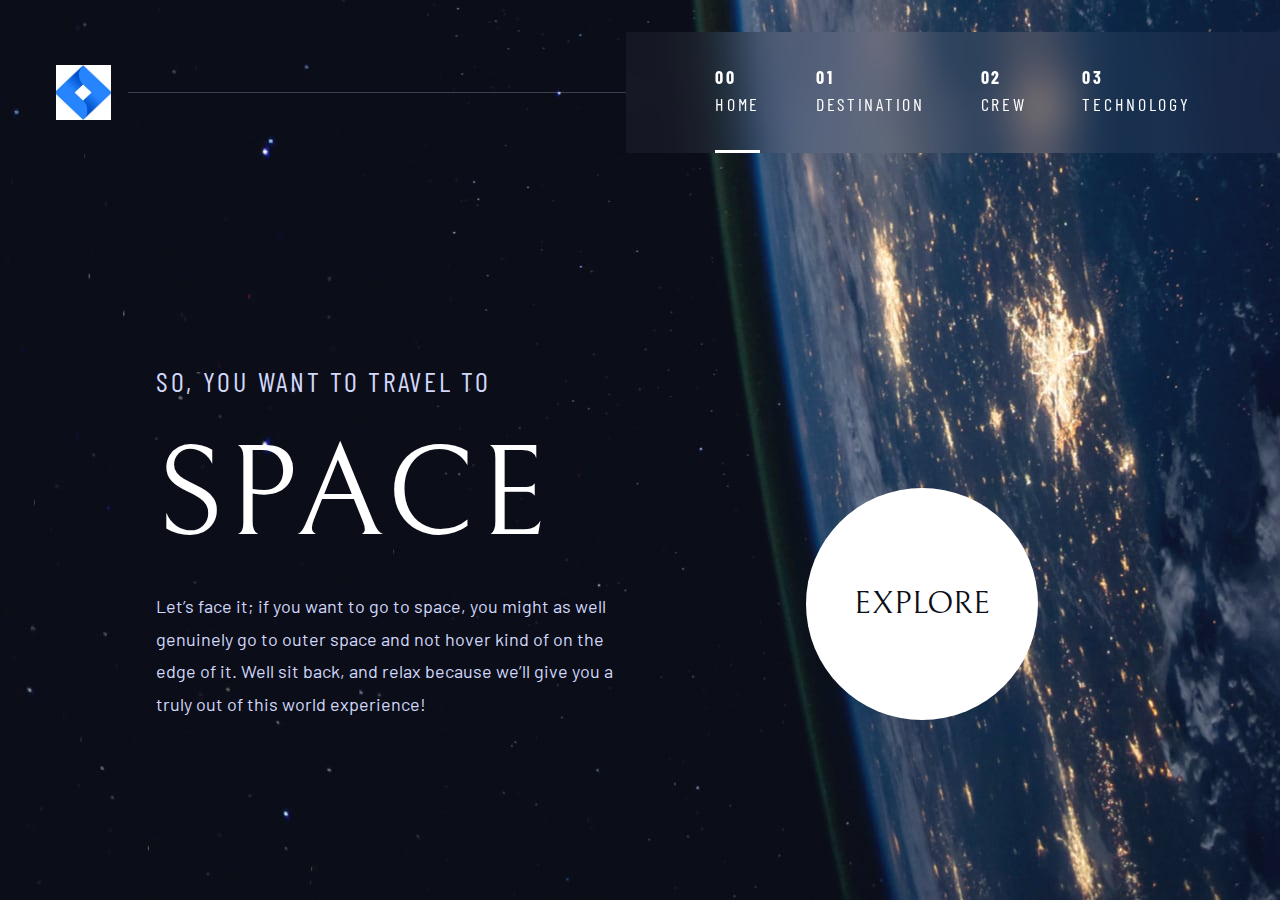
<file: index.html>
<!DOCTYPE html>
<html lang="en">
<head>
  <meta charset="UTF-8">
  <meta name="viewport" content="width=device-width, initial-scale=1.0">

  <link rel="icon" type="image/png" sizes="32x32" href="./assets/favicon-32x32.png">
  <link rel="preconnect" href="https://fonts.googleapis.com">
  <link rel="preconnect" href="https://fonts.gstatic.com" crossorigin>
  <link href="https://fonts.googleapis.com/css2?family=Barlow+Condensed:wght@400;700&family=Bellefair&family=Barlow:wght@400;700&display=swap"
      rel="stylesheet">
  <link rel="stylesheet" href="index.css">

  <title>Space tourism website</title>

  <script src="navigation.js" defer></script>
</head>
<body class="home">   
  <a class="skip-to-content" href="#maincontent">Skip to main content (Press Enter)</a>
  <header class="primary-header flex">
      <div>
        <a href="index.html"><img src="./logo.svg.JPG" alt="Homepage" class="logo"></a>
      </div>
      <button class="mobile-nav-toggle" 
              aria-controls="primary-navigation" 
              aria-expanded="false">
        <span class="sr-only">Menu</span>
      </button>
      <nav>
        <ul id="primary-navigation" 
            class="primary-navigation underline-indicators flex"
            data-visible="false">
            <li class="active">
              <a class="ff-sans-cond uppercase text-white letter-spacing-2" href="index.html">
                <span aria-hidden="true" class="numbers">00</span>
                Home</a>
            </li>  
            <li>
              <a class="ff-sans-cond uppercase text-white letter-spacing-2" href="destination.html">
                <span aria-hidden="true" class="numbers">01</span>
                Destination</a>
            </li>  
            <li>
              <a class="ff-sans-cond uppercase text-white letter-spacing-2" href="crew.html">
                <span aria-hidden="true" class="numbers">02</span>
                Crew</a>
            </li>  
            <li>
              <a class="ff-sans-cond uppercase text-white letter-spacing-2" href="technology.html">
                <span aria-hidden="true" class="numbers">03</span>
                Technology</a>
            </li>
        </ul>
    </nav>
  </header>

  <main id="maincontent" 
        class="grid-container grid-container-home"
        tabindex="-1">
    <div>
      <h1 class="text-accent fs-500 ff-sans-cond uppercase letter-spacing-2">
        So, you want to travel to
        <span class="d-block fs-900 ff-serif text-white" id="space">Space</span>
      </h1>
      <p class="main-text-content">
        Let’s face it; if you want to go to space, you might as well genuinely go to
        outer space and not hover kind of on the edge of it. Well sit back, and relax
        because we’ll give you a truly out of this world experience!
      </p>
    </div>
    <div>
      <a href="destination.html" class="large-button uppercase ff-serif text-dark bg-white">Explore</a>
    </div>
  </main>

</body>
</html>
</file>
<file: index.css>
:root {
    /* Colors */
    --clr-dark: 230 35% 7%;
    --clr-light: 231 77% 90%;
    --clr-white: 0 0% 100%;
  
    /* Font-sizes */
    --fs-900: clamp(5rem, 8vw + 1rem, 9.375rem);
    --fs-800: 6.25rem;
    --fs-700: 3.5rem;
    --fs-600: 1.5rem;
    --fs-500: 1rem;
    --fs-400: 0.9375rem;
    --fs-300: 1rem;
    --fs-200: 0.875rem;
  
    /* Font-families */ 
    --ff-serif: "Bellefair", serif;
    --ff-sans-cond: "Barlow Condensed", sans-serif;
    --ff-sans-normal: "Barlow", sans-serif;
  }
  
  @media (min-width: 38.75em) {
    :root {
        --fs-700: 5rem;
        --fs-600: 2.5rem;
        --fs-500: 1.25rem;
        --fs-400: 1rem;
        --fs-200: 1rem;
    }
  }
  
  @media (min-width: 55em) {
    :root {
        --fs-700: 6.25rem;
        --fs-600: 3.5rem;
        --fs-500: 1.75rem;
        --fs-400: 1.125rem;
    }
  }
  
  /* Reset */
  *,
  *::before,
  *::after {
    box-sizing: border-box;
    margin: 0;
    padding: 0;
  }
  
  ::-webkit-scrollbar {
    display: none;
  }
  
  body {
    font-family: var(--ff-sans-normal);
    font-size: var(--fs-400);
    color: hsl(var(--clr-white));
    background-color: hsl(var(--clr-dark));
    line-height: 1.5;
    min-height: 100vh;
    display: grid;
    grid-template-rows: min-content 1fr;
  
    overflow-x: hidden;
    -ms-overflow-style: none;
    scrollbar-width: none;
  
    scroll-behavior: smooth;
  }
  
  h1, h2, h3,
  h4, h5, h6,
  p {
      font-weight: 400;
  }
  
  img,
  picture {
    max-width: 100%;
    display: block;
  }
  
  input,
  button,
  text,
  select {
    font: inherit;
  }
  
  [hidden] { 
    display: none !important; 
  }
  
  /* Remove animations for people who've turned them off */
  @media (prefers-reduced-motion: reduce) {  
    *,
    *::before,
    *::after {
      animation-duration: 0.01ms !important;
      animation-iteration-count: 1 !important;
      transition-duration: 0.01ms !important;
      scroll-behavior: auto !important;
    }
  }
  
  /* Utility Classes */
  .flex {
    display: flex;
    gap: var(--gap, 1rem);
  }
  
  .grid {
    display: grid;
    gap: var(--gap, 1rem);
  }
  
  .d-block {
    display: block;
  }
  
  /* Select everything that has a sibling before it */
  /* Same as .flow > *:not(:first-child) but doesn't lead to
     the potential specificity problems during overriding */
  .flow > * + * {
    margin-block-start: var(--flow-space, 1rem);
  }
  
  .flow-space-small {
    --flow-space: .9rem;
  }
  
  .container {
    padding-inline: 2em; 
    margin-inline: auto;
    max-width: 80rem;
  }
  
   /* Content for assistive technologies only */
  .sr-only {
    position: absolute;
    width: 1px;
    height: 1px;
    padding: 0;
    margin: -1px;
    overflow: hidden;
    clip: rect(0, 0, 0, 0);
    white-space: nowrap; 
    border: 0;
  }
  
  .skip-to-content {
    position: absolute;
    z-index: 9999;
    background: hsl(var(--clr-white));
    color: hsl(var(--clr-dark));
    padding: .5em 1em;
    margin-inline: auto;
    transform: translateY(-110%);
    transition: transform 250ms ease-in;
  }
  
  .skip-to-content:focus {
    transform: translateY(0)
  }
  
  /* Colors */
  .bg-dark   { background-color: hsl(var(--clr-dark));  }
  .bg-accent { background-color: hsl(var(--clr-light)); }
  .bg-white  { background-color: hsl(var(--clr-white)); } 
  
  .text-dark   { color: hsl(var(--clr-dark));  }
  .text-accent { color: hsl(var(--clr-light)); }
  .text-white  { color: hsl(var(--clr-white)); } 
  
  /* Typography */
  .ff-serif       { font-family: var(--ff-serif);       } 
  .ff-sans-cond   { font-family: var(--ff-sans-cond);   } 
  .ff-sans-normal { font-family: var(--ff-sans-normal); } 
  
  .letter-spacing-1 { letter-spacing: 4.75px; } 
  .letter-spacing-2 { letter-spacing: 2.7px;  } 
  .letter-spacing-3 { letter-spacing: 2.35px; } 
  
  .uppercase { text-transform: uppercase; }
  
  .fs-900 { font-size: var(--fs-900); }
  .fs-800 { font-size: var(--fs-800); }
  .fs-700 { font-size: var(--fs-700); }
  .fs-600 { font-size: var(--fs-600); }
  .fs-500 { font-size: var(--fs-500); }
  .fs-400 { font-size: var(--fs-400); }
  .fs-300 { font-size: var(--fs-300); }
  .fs-200 { font-size: var(--fs-200); }
  
  
  .fs-900,
  .fs-800,
  .fs-700,
  .fs-600 {
      line-height: 1.1;
  }
  
  .numbered-title {
    font-family: var(--ff-sans-cond);
    font-size: var(--fs-500);
    text-transform: uppercase;
    letter-spacing: 4.72px;
  }
  
  .numbered-title span { 
    margin-inline-end: .5em;
    font-weight: 700;
    color: hsla(var(--clr-white) / .25); 
  }
  
  /* Components */
  .large-button {
    font-size: 2rem;
    position: relative;
    display: inline-grid;
    /* Creating new stacking context so the button outline (::after)
       won't be lost among other el-s with negative z-index */
    z-index: 1;
    place-items: center;
    padding-inline: 2em;
    aspect-ratio: 1;
    border-radius: 50%;
    text-decoration: none;
  }
  
  .large-button::after {
    content: "";
    position: absolute;
    z-index: -1;
    background: hsl(var(--clr-light)/ .15);
    width: 100%;
    height: 100%;
    border-radius: 50%;
    opacity: 0;
    transition: opacity 500ms linear, transform 750ms ease-in-out;
  }
  
  .large-button:hover::after,
  .large-butta > spanon:focus::after {
    opacity: 1;
    /* Using scale for transform reduces the amount of browser repainting
       which can happen if we change width|height properties here 
       e.g. width: 150%; height: 150%;*/
    transform: scale(1.5);
  }
  
  /* Primary header */
  .logo {
    margin: 1.5rem clamp(1.5rem, 5vw, 3.5rem);
    width: 55px;
    height: 55px;
  }
  
  .primary-header {
    justify-content: space-between;
    align-items: center;
  }
  
  .primary-navigation {
    --gap: clamp(1.5rem, 5vw, 3.5rem);
    --underline-gap: 2rem;
    list-style: none;
    padding: 0;
    margin: 0;
    background: hsl(var(--clr-light) / 0.05);
  }
  
  .primary-navigation a {
    text-decoration: none;
  }
  
  .primary-navigation .numbers {
    font-weight: 700;
    margin-inline-end: .5em;
  }
  
  @supports ((-webkit-backdrop-filter: none) or (backdrop-filter: none)) {
    .primary-navigation {
      background: hsl(var(--clr-light) / 0.05);
      -webkit-backdrop-filter: blur(1.5rem);
      backdrop-filter: blur(1.5rem);
    }
  }
  
  /* Targeting primary navigation only on Firefox browsers
  to prevent text from blending into unblurred background*/
  @supports (-moz-appearance:none) {
    @media (max-width: 38.75em) {
      .primary-navigation {
        background: hsl(var(--clr-dark) / 0.9);
      }
    }
  }
  
  .mobile-nav-toggle {
    display: none;
  }
  
  @media (max-width: 38.75em) {
    .primary-navigation {
      --underline-gap: 1rem;
      position: fixed;
      z-index: 1000;
      inset: 0 0 0 20%;
      list-style: none;
      padding: min(20rem, 10vh) 2rem;
      margin: 0;
      flex-direction: column;
      transition: transform 500ms ease-in-out;
      transform: translateX(100%);
    }
  
    .primary-navigation[data-visible="true"] {
      transform: translateX(0);
    }
  
    .primary-navigation.underline-indicators > .active {
      border: 0;
    }
  
    .mobile-nav-toggle {
      display: block;
      position: absolute;
      z-index: 2000;
      right: 1rem;
      top: 2rem;
      background: transparent;
      background-image: url(./icon-hamburger.svg);
      background-position: center;
      background-repeat: no-repeat;
      width: 1.5rem;
      aspect-ratio: 1;
      border: 0;
    }
  
    .mobile-nav-toggle[aria-expanded="true"] {
      background-image: url(./icon-close.svg);
    }
    
    .mobile-nav-toggle:focus-visible {
      outline: 5px solid white;
      outline-offset: 5px;
    }
  
    .large-button {
      font-size: 1.25rem;
      padding-inline: 1.75em;
    }
  }
  
  @media (min-width: 38.76em) {
    .primary-navigation {
      padding-inline: clamp(3rem, 7vw, 7rem);
    }
  
    .primary-navigation .numbers {
      display: none;
    }
  }
  
  @media (min-width: 55em) {
    .primary-header::after {
      content: '';
      display: block;
      position: relative;
      margin-inline-end: -2.5rem;
      height: 1px;
      width: 100%;
      background-color: hsl(var(--clr-light) / .25);
      order: 1;
    }
  
    nav {
      order: 2;
    }
  
    .primary-navigation {
      margin-block: 2rem;
    }
  
    .primary-navigation .numbers {
      display: inline;
    }
  }
  
  .underline-indicators > * {
    padding-block: var(--underline-gap, 0.75rem);
    border: 0;
    cursor: pointer;
    border-bottom: .2rem solid hsl(var(--clr-white) / 0);
  }
  
  .underline-indicators > *:hover,
  .underline-indicators > *:focus {
    border-color: hsl(var(--clr-white) / .5);
  }
  
  
  .underline-indicators > .active,
  .underline-indicators > [aria-selected="true"] {
    color: hsl(var(--clr-white) / 1);
    border-color: hsl(var(--clr-white) / 1);
  }
  
  .tab-list {
    --gap: 1.5rem;
  }
  
  .tab-list button {
    background-color: transparent;
  }
  
  .dot-indicators > * {
    cursor: pointer;
    border: 0;
    border-radius: 50%;
    aspect-ratio: 1;
    padding: .5em;
    background-color: hsl(var(--clr-white) / .25);
  }
  
  .dot-indicators > *:hover,
  .dot-indicators > *:focus {
    background-color: hsl( var(--clr-white) / .5);
  }
  
  .dot-indicators > [aria-selected="true"] {
    background-color: hsl(var(--clr-white) / 1);
  }
  
  @media (max-width: 38.75em) {
    .dot-indicators {
      width: 85%;
      justify-content: center;
    }
  }
  
  .number-indicators {
    width: 2.5rem;
    aspect-ratio: 1;
  }
  
  .number-indicators > button {
    align-items: center;
    justify-content: center;
  }
  
  .number-indicators > * {
    cursor: pointer;
    border-color: hsla(var(--clr-white) / .25);
    background: transparent;
    color: hsla(var(--clr-white) / 1);
    border-radius: 50%;
    aspect-ratio: 1;
  }
  
  .number-indicators > *:hover,
  .number-indicators > *:focus {
    border-color: hsl(var(--clr-white) / 1);
  }
  
  .number-indicators > .active,
  .number-indicators > [aria-selected="true"] {
    border: 0;
    background-color: hsla(var(--clr-white) / 1);
    color:hsl(var(--clr-dark))
  }
  
  /* ------------------------- */
  /* Page specific backgrounds */
  /* ------------------------- */
  
  body {
    background-size: cover;
    background-repeat: no-repeat;
    background-position: bottom center;
  }
  
  /* Home */
  .home {
    background-image: url(./background-home-mobile.jpg);
  }
  
  @media (min-width: 38.75em) {
    .home {
      background-position: center center;
      background-image: url(./background-home-tablet.jpg); 
    }
  }
  
  @media (min-width: 55em) {
    .home {
      background-image: url(./background-home-desktop.jpg); 
    }
  }
  
  /* Destination */
  .destination {
    background-image: url(./background-destination-mobile.jpg);
  }
  
  @media (min-width: 38.75em) {
    .destination {
      background-position: center center;
      background-image: url(./background-destination-tablet.jpg); 
    }
  }
  
  @media (min-width: 55em) {
    .destination {
      background-image: url(./background-destination-desktop.jpg); 
    }
  }
  
  /* Crew */
  .crew {
    background-image: url(./background-crew-mobile.jpg);
  }
  
  @media (min-width: 38.75em) {
    .crew {
      background-position: center center;
      background-image: url(./background-crew-tablet.jpg); 
    }
  }
  
  @media (min-width: 55em) {
    .crew {
      background-image: url(./background-crew-desktop.jpg); 
    }
  }
  
  /* Technology */
  .technology {
    background-image: url(./background-technology-mobile.jpg);
  }
  
  @media (min-width: 38.75em) {
    .technology {
      background-position: center center;
      background-image: url(./background-technology-tablet.jpg); 
    }
  }
  
  @media (min-width: 55em) {
    .technology {
      background-image: url(./background-technology-desktop.jpg);
    }
  }
  /* ----------------------------- */
  /* Layout                        */
  /* ----------------------------- */
  
  .grid-container {
    text-align: center;
    display: grid;
    place-items: center;
    padding-block-end: 3.625rem;
  }
  
  .grid-container > *:not(picture):not(.number-indicators) {
    padding-inline: 1.5rem;
  }
  
  .grid-container p.main-text-content {
    max-width: 50ch;
    color: hsl(var(--clr-light));
    line-height: 1.7;
  }
  
  .numbered-title {
    grid-area: title;
  }
  
  @media (max-width: 55em) {
    .grid-container-home span#space {
      margin-block: 1rem;
    }
  }
  
  /* Destination layout */
  
  .grid-container-destination {
    --flow-space: 2rem;
    grid-template-areas: 
    'title'
    'image'
    'tabs'
    'content';
  }
  
  .grid-container-destination > picture {
    grid-area: image;
    max-width: 50%;
    align-self: start;
  }
  
  .grid-container-destination > .tab-list {
    grid-area: tabs;
  }
  
  .grid-container-destination .main-text-content,
  .grid-container-crew .main-text-content {
    --flow-space: .9rem;
  }
  
  .grid-container-destination > .destination-info {
    grid-area: content;
  }
  
  .destination-meta {
    flex-direction: column;
    align-items: center;
    border-top: 1px solid hsl(231 15% 26%);
    padding-block-start: 2rem;
    margin-block-start: 2rem;
  }
  
  .destination-meta p {
    font-size: 1.75rem;
  }
  
  /* Crew layout */
  .grid-container-crew {
    --flow-space: 2rem;
    grid-template-areas: 
    'title'
    'image'
    'tabs'
    'content';
  }
  
  .grid-container-crew > picture {
    grid-area: image;
    max-width: 60%;
  }
  
  .grid-container-crew > picture::after {
    content: '';
    background-color: hsl(231 15% 26%);
    position: absolute;
    left: calc( (100% - 85%) / 2);
    width: 85%;
    height: 1px;
  }
  
  .grid-container-crew > .dot-indicators {
    grid-area: tabs;
  }
  
  .grid-container-crew > .crew-details {
    grid-area: content;
  }
  
  .crew-details h2 {
    color: hsl(var(--clr-white) / .5);
  }
  
  /* Technology layout */
  .grid-container-technology {
    --flow-space: 1rem;
    grid-template-areas: 
    'title'
    'image'
    'tabs'
    'content';
  }
  
  .grid-container-technology > picture {
    grid-area: image;
    max-width: 100%;
    margin-block: 2rem;
  }
  
  .grid-container-technology > .number-indicators {
    grid-area: tabs;
    justify-content: center;
  }
  
  .grid-container-technology > .term-details {
    grid-area: content;
    margin-block-start: 1.5rem;
  }
  
  .term-details p {
    --flow-space: 0.6rem;
  }
  
  .term-details p.main-text-content {
    --flow-space: 1rem;
  }
  
  @media (min-width: 38.76em) {
    .grid-container-home span#space {
      font-size: min(20vw, 8rem);
    }
  
    .large-button {
      padding-inline: 1.5em;
    }
  
    .numbered-title {
      place-self: start;
      margin-block-start: 2rem;
      margin-inline-start: 1rem;
    }
  
    .destination-meta {
      flex-direction: row;
      justify-content: space-evenly;
    }
  
    .grid-container-crew {
      grid-template-areas: 
      'title'
      'content'
      'tabs'
      'image';
      padding-block-end: 0;
    }
  
    .grid-container-crew > picture::after {
      content: none;
    }
  
    .grid-container-technology > picture,
    .grid-container-technology > .term-details {
      margin-block-start: 0;
    }
  
    .grid-container-technology > .numbered-title {
      margin-block-start: 2rem;
      margin-block-end: 3.75rem;
    }
  
    .number-indicators {
      width: 3.5rem;
      margin-block-start: 3.5rem;
      margin-block-end: 2.7rem;
    }
  }
  
  @media (min-width: 55em) {
    .grid-container {
      text-align: left;
      grid-template-columns: minmax(8.25rem, 1fr) repeat(2, minmax(0, 80rem)) minmax(8.25rem, 1fr);
      padding-inline: 0;
    }
  
    .grid-container-home {
      padding-block-end: max(6rem, 20vh);
      align-items: end;
    }
  
    .grid-container-home > *:first-child {
      grid-column: 2;
    }
  
    .grid-container-home span#space {
      margin-block: 1.5rem;
    }
  
    .grid-container-home .large-button {
      margin-inline-start: 3.5rem;
    }
   
    .grid-container p.main-text-content {
      line-height: 1.8;
    }
  
    .grid-container-home > *:last-child {
     grid-column: 3;
   }
  
    .grid-container-destination {
      --flow-space: 4rem;
      justify-items: start;
      align-content: start;
      grid-template-areas: 
      '. title title .'
      '. image tabs .'
      '. image content .';
    }
  
    .numbered-title {
      margin-inline-start: 0;
    }
    
    .grid-container-destination > picture {
      max-width: 100%;
      justify-self: center;
    }
  
    .tab-list {
      --gap: 2rem;
    }
  
    .destination-meta {
      --gap: min(6vw, 6rem);
      justify-content: start;
    }
  
    .grid-container-crew {
      grid-template-columns: minmax(8.25rem, 1fr) minmax(0, 70rem) minmax(0, 35rem) minmax(8.25rem, 1fr);
      grid-template-areas: 
      '. title title .'
      '. content image .'
      '. tabs image .';
      justify-items: start;
    }
  
    .grid-container-crew > picture {
      grid-column: span 2;
      align-self: end;
      max-width: 100%;
    }
  
    .grid-container-technology {
      grid-template-columns: minmax(0, 9.5rem) minmax(0, 5rem) minmax(0, 70rem) minmax(0, 30rem);
      grid-template-areas: 
      '. title title title  .'
      '. tabs content image .'; 
      align-items: center;
    }
  
    .grid-container-technology > h1.numbered-title {
      padding-inline: 0;
    }
  
    .grid-container-technology > .term-details {
      margin-inline-start: min(4rem, 10vw);
      justify-self: start;
    }
  
    .grid-container-technology > picture {
      justify-self: end;
    }
  
    .number-indicators {
      width: 5rem;
      flex-direction: column;
    }
  }
</file>
